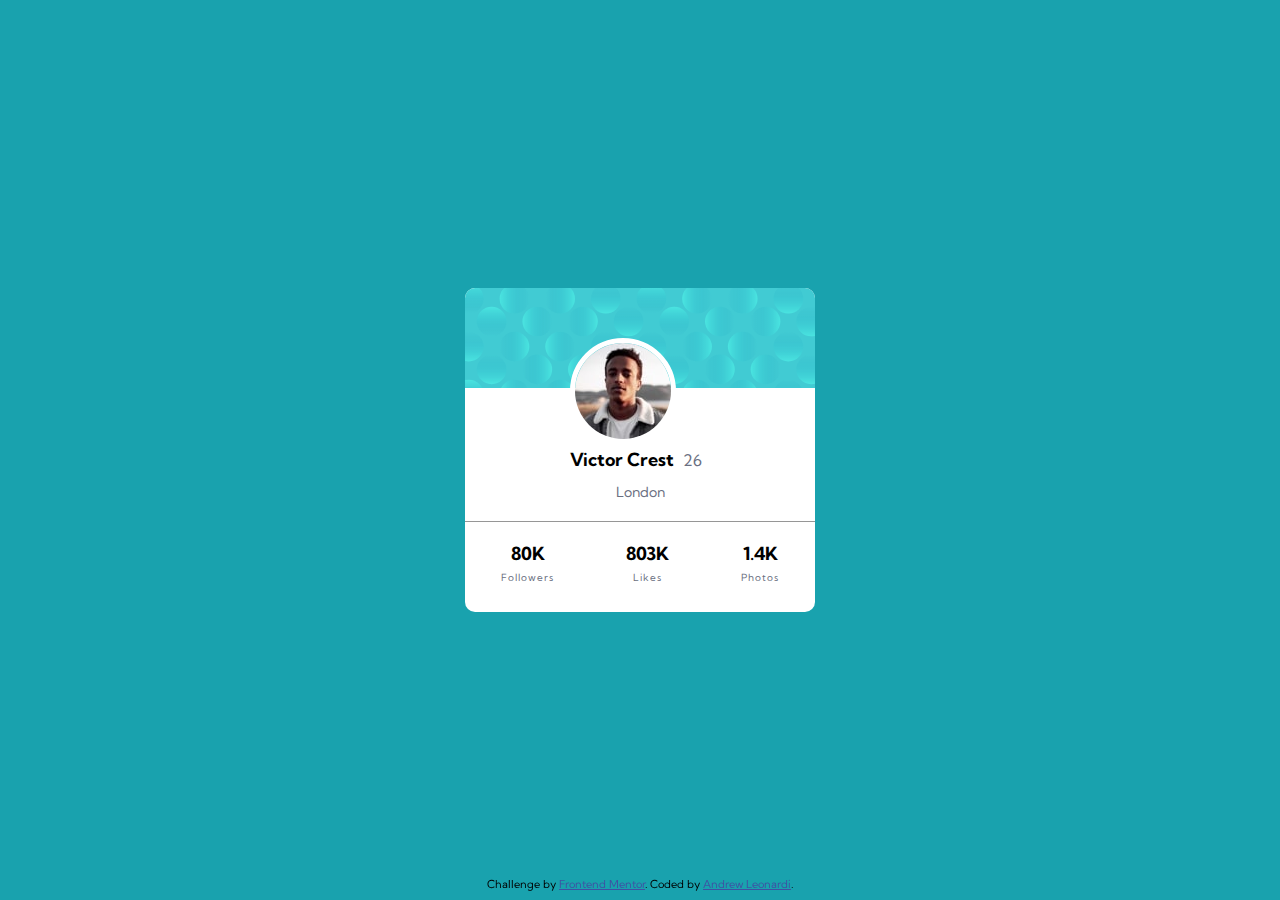
<file: profile-card-component-main/index.html>
<!DOCTYPE html>
<html lang="en">

<head>
  <meta charset="UTF-8">
  <meta name="viewport" content="width=device-width, initial-scale=1.0">

  <link rel="icon" type="image/png" sizes="32x32" href="./images/favicon-32x32.png">

  <link rel="shortcut icon" href="images\favicon-32x32.png">

  <link rel="stylesheet" href="styles.css">

  <title>Frontend Mentor | Profile card component</title>
</head>

<body>
  <div class="card">
    <div class="bg-pattern">

    </div>
    <img src="images/image-victor.jpg" alt="profile-picture">
    <div class="about-me">
      <div class="name">
        <h3>Victor Crest</h3>
        <span class="age">26</span>
      </div>
      <span class="city">London</span>
    </div>
    <hr>
    <div class="data">
      <div class="data-count">
        <h3>80K</h3>
        <span>Followers</span>
      </div>
      <div class="data-count">
        <h3>803K</h3>
        <span>Likes</span>
      </div>
      <div class="data-count">
        <h3>1.4K</h3>
        <span>Photos</span>
      </div>
    </div>
  </div>
  <div class="attribution">
    Challenge by <a href="https://www.frontendmentor.io?ref=challenge" target="_blank">Frontend Mentor</a>.
    Coded by <a href="#">Andrew Leonardi</a>.
  </div>
</body>

</html>
</file>
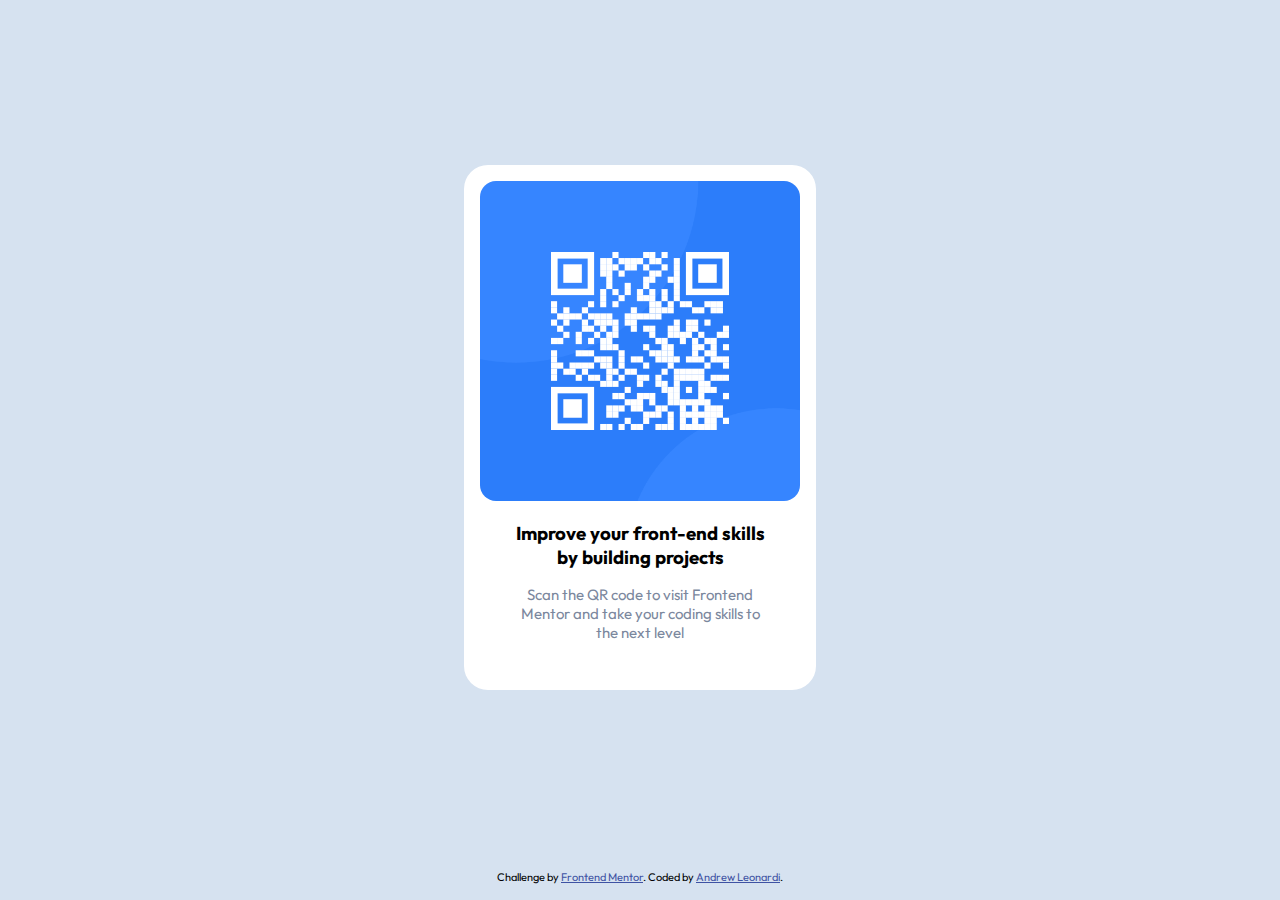
<file: qr-code-component-main/index.html>
<!DOCTYPE html>
<html lang="en">
  <head>
    <meta charset="UTF-8" />
    <meta name="viewport" content="width=device-width, initial-scale=1.0" />
    <!-- displays site properly based on user's device -->

    <link
      rel="icon"
      type="image/png"
      sizes="32x32"
      href="./images/favicon-32x32.png"
    />

    <link rel="preconnect" href="https://fonts.googleapis.com" />
    <link rel="preconnect" href="https://fonts.gstatic.com" crossorigin />
    <link
      href="https://fonts.googleapis.com/css2?family=Outfit:wght@400;700&display=swap"
      rel="stylesheet"
    />

    <link rel="stylesheet" href="styles/style.css" />

    <title>Frontend Mentor | QR code component</title>
  </head>
  <body>
    <div class="card">
      <img
        class="img-main"
        src="images/image-qr-code.png"
        alt="QR Code Image"
      />
      <div class="content">
        <h3>Improve your front-end skills by building projects</h3>
        <p>
          Scan the QR code to visit Frontend Mentor and take your coding skills
          to the next level
        </p>
      </div>
    </div>
    <div class="attribution">
      Challenge by
      <a href="https://www.frontendmentor.io?ref=challenge" target="_blank"
        >Frontend Mentor</a
      >. Coded by <a href="#">Andrew Leonardi</a>.
    </div>
  </body>
</html>
</file>
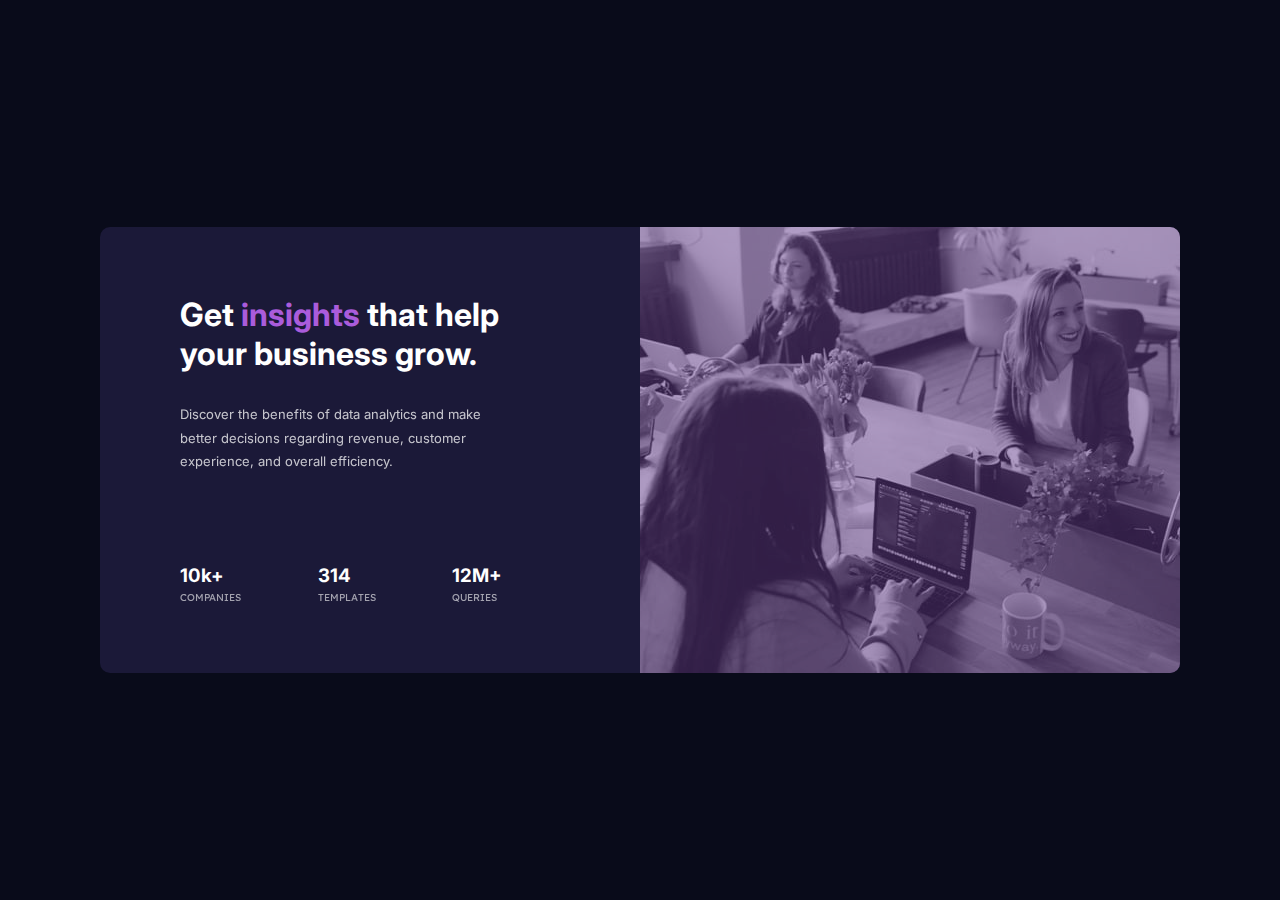
<file: stats-preview-card-component-main/index.html>
<!DOCTYPE html>
<html lang="en">

<head>
  <meta charset="UTF-8">
  <meta name="viewport" content="width=device-width, initial-scale=1.0"> <!-- displays site properly based on user's device -->

  <link rel="icon" type="image/png" sizes="32x32" href="./images/favicon-32x32.png">
  <link rel="stylesheet" href="css/styles.css">

  <title>Frontend Mentor | Stats preview card component</title>

</head>

<body>
  <div class="container">
    <div class="container-box">
      <div class="box">
        <div>
          <h1>Get <span>insights</span> that help <br/>your business grow.</h1>
          <p>Discover the benefits of data analytics and make <br/>better decisions regarding revenue, customer <br/>experience, and overall efficiency.</p>
        </div>

        <div class="stats">
          <span class="stats-info">
            <h3>10k+</h3><span>companies</span>
          </span>
          <span class="stats-info">
            <h3>314</h3><span>templates</span>
          </span>
          <span class="stats-info">
            <h3>12M+</h3><span>queries</span>
          </span>
        </div>
      </div>
      <img src="../stats-preview-card-component-main/images/image-header-mobile.jpg" alt="" class="image-mob">
      <img src="../stats-preview-card-component-main/images/image-header-desktop.jpg" alt="" class="image-desk">
    </div>
  </div>
</body>

</html>
</file>
<file: profile-card-component-main/styles.css>
@import url('https://fonts.googleapis.com/css2?family=Kumbh+Sans:wght@400;700&display=swap');

html, body {
  height: 100%;
  padding: 0;
  margin: 0;
}

body {
  text-align: center;
  background-color: #19A2AE;
  display: flex;
  align-items: center;
  justify-content: center;
  font-family: "Kumbh Sans"
}

hr {
  margin: 20px 0;
  border: none;
  border-top: 1px solid #969696;
  width: 100%;
}

h3 {
  margin: 0;
  padding: 0;
  font-size: 18px;
}

span {
  color: #6A6F81;
}

img {
  border: 5px solid white;
  border-radius: 100px;
  position: absolute;
  top: 50px;
  left: 105px;
}

.card {
  position: relative;
  border-radius: 10px;
  background-color: white;
  text-align: center;
  display: flex;
  flex-direction: column;
}

.bg-pattern {
  border-top-left-radius: 10px;
  border-top-right-radius: 10px;
  height: 100px;
  background-image: url("images/bg-pattern-card.svg");
}

.name {
  width: 100%;
  justify-content: center;
  align-items: center;
  display: flex;
  flex-direction: row;
  margin: 10px 0;
  padding-top: 50px;
}

.age {
  padding: 0 1vh;
}

.city {
  margin: 0;
  padding: 0;
  font-size: 14px;
}

.data {
  display: flex;
  flex-direction: row;
}

.data-count {
  padding: 0 4vh 3vh;

}

.data-count span {
  letter-spacing: 1px;
  font-size: 10px;
}

.attribution {
  position: fixed;
  bottom: 1vh;
  font-size: 11px;
  text-align: center;
}

.attribution a {
  color: #3E52A3;
}
</file>
<file: qr-code-component-main/styles/style.css>
* {
  margin: 0;
  padding: 0;
}

html,
body {
  height: 100%;
  display: flex;
  text-align: center;
  flex-direction: column;
  font-family: "Outfit", sans-serif;
  background-color: #d6e2f0;
}

h3 {
  font-weight: bold;
  padding: 16px 0;
}

.attribution {
  margin: 16px;
  font-size: 11px;
  text-align: center;
}

.attribution a {
  color: hsl(228, 45%, 44%);
}

.card {
  flex-direction: column;
  background-color: white;
  border-radius: 24px;
  margin: auto;
  padding: 16px;
  width: 320px;
}

.img-main {
  border-radius: 16px;
  width: 100%;
}

.content {
  margin: auto;
  width: 80%;
}

.content p {
  color: hsl(220, 15%, 55%);
  font-size: 15px;
  padding-bottom: 32px;
}
</file>
<file: stats-preview-card-component-main/css/styles.css>
@import url('https://fonts.googleapis.com/css2?family=Inter:wght@400;700&family=Lexend+Deca&display=swap');

html, body {
  height: 100%;
  padding: 0;
  margin: 0;
}

body {
  background-color: #090B1A;
  color: white;
}

h1, h3 {
  padding: 0;
  margin: 0;
  font-family: 'Inter', sans-serif;
}

span {
  color: #AA5CDB;
}

p {
  font-family: 'Inter', sans-serif;
  color: white;
  opacity: 0.75;
  font-size: small;
  font-weight: 400;
  margin-top: 30px;
  line-height: 1.8;
}

.container {
  height: 100%;
  width: 100%;
  display: flex;
  align-items: center;
  justify-content: center;
}

.container-box {
  border-radius: 10px;
  display: flex;
  width: 1080px;
  background-color:	#1B1938;
  height: auto;
  justify-content: space-between;
}

.image-mob{
  display: none;
}

.box {
  padding: 30px 0 30px 80px;
  justify-content: space-around;
  display: flex;
  flex-direction: column;
  width: 50%;
}

.image-desk{
  filter: opacity(0.5) drop-shadow(0 0 0 hsl(277, 64%, 61%));
  height: 100%;
  border-radius: 0 10px 10px 0;
  object-fit: contain;
}

.stats {
  display: flex;
  width: 70%;
  justify-content: space-between;
}

.stats span {
  color: white;
}

.stats-info span {
  font-size: x-small;
  opacity: 0.6;
  font-family: 'Lexend Deca', sans-serif;
  text-transform: uppercase;
}

@media only screen and (max-width: 768px) {
  html,body{
    margin: 10px;
    height: auto;
  }

  body {
    text-align: center;
  }

  br {
    display: none;
  }

  .image-desk{
    display: none;
  }

  .container{
    align-items: flex-start;
    justify-content: flex-start;
  }

  .container-box{
    flex-direction: column-reverse;
    max-width: 100vw;
    height: auto;
    align-items: center;
  }

  .box{
    padding: 20px 0 20px 0;
    width: 80%;
    text-align: center;
    align-items: center;
  }

  .stats{
    width: 100%;
    flex-direction: column;
  }

  .stats-info{
    margin-top: 40px;
  }

  .image-mob{
    width: 100%;
    display: block;
    border-radius: 10px 10px 0 0;
    filter: opacity(0.5) drop-shadow(0 0 0 hsl(277, 64%, 61%));
    height: 100%;
    object-fit: contain;
  }
}
</file>
